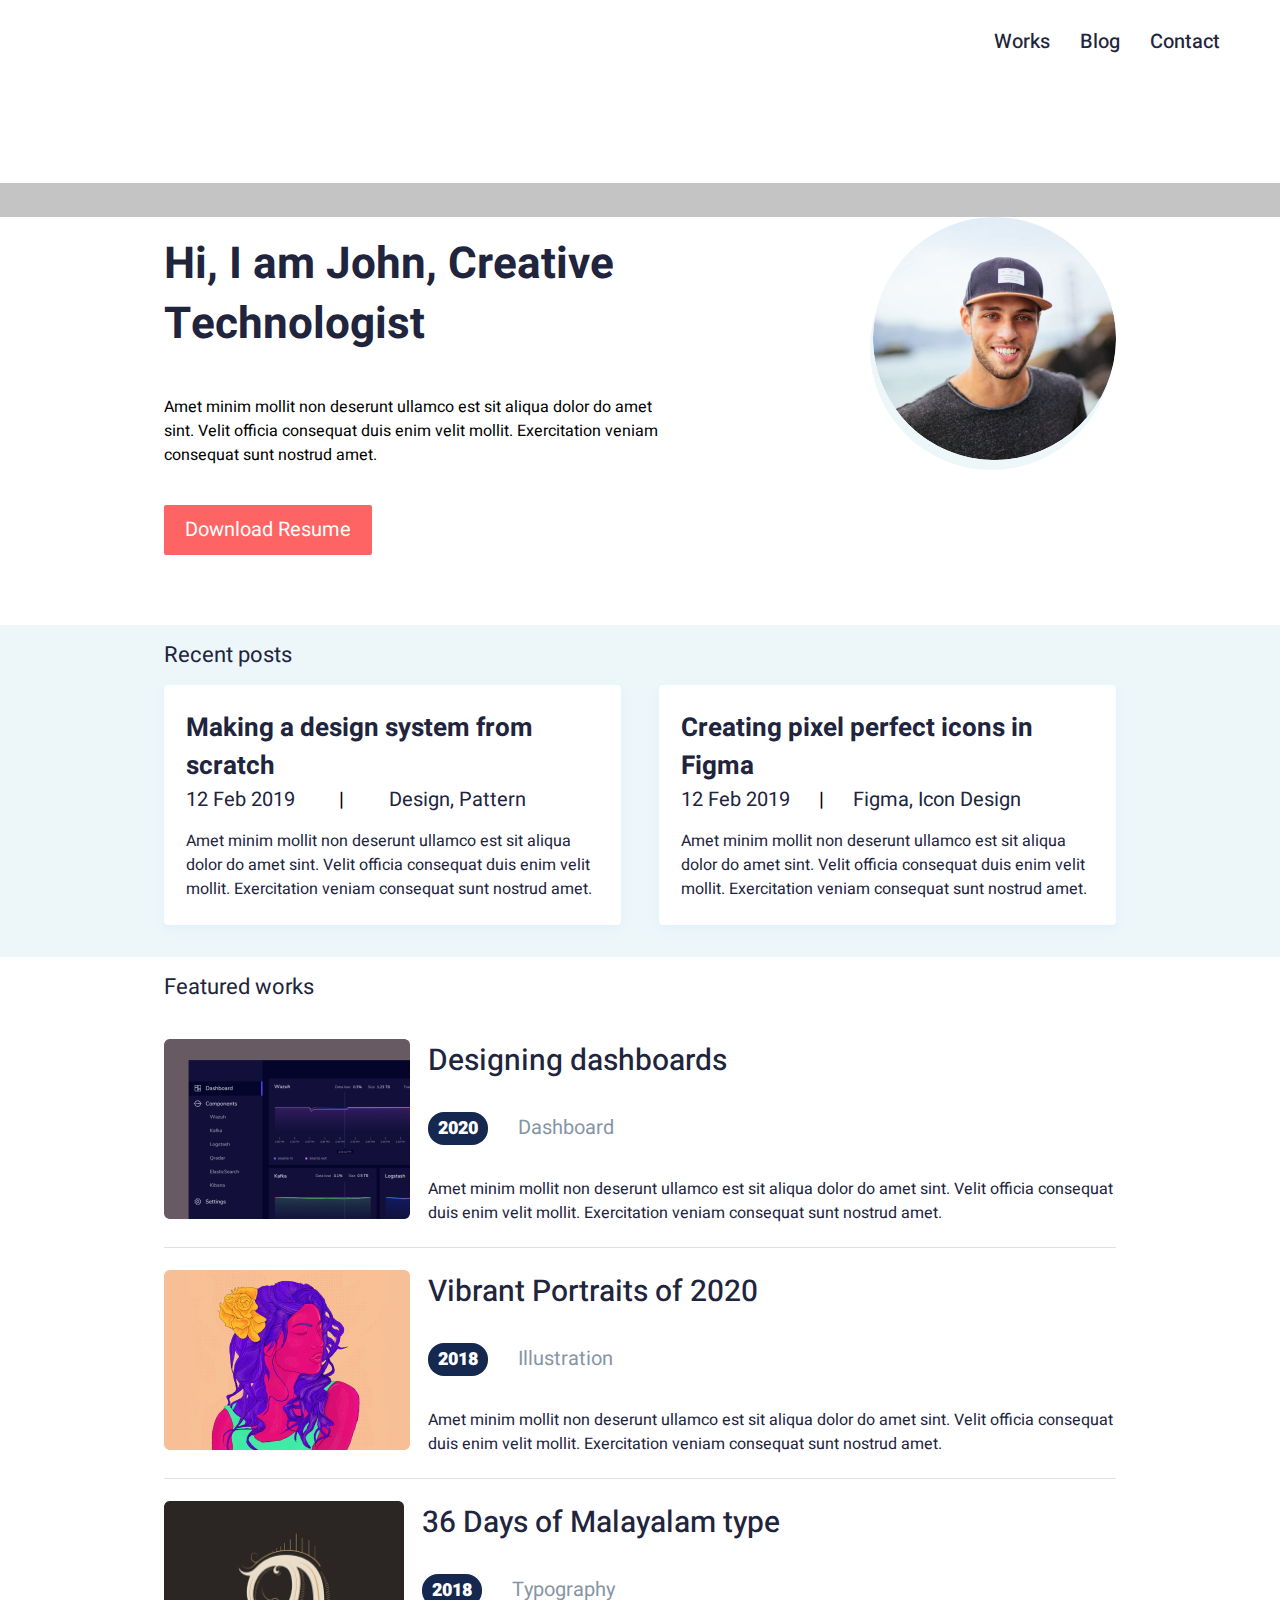
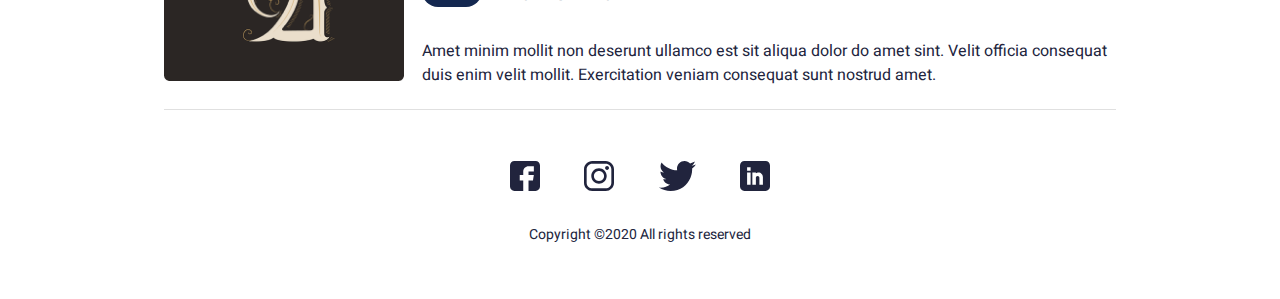
<file: index.html>
<!DOCTYPE html>
<html lang="en">
<head>
    <meta charset="UTF-8">
    <meta http-equiv="X-UA-Compatible" content="IE=edge">
    <meta name="viewport" content="width=device-width, initial-scale=1.0">
    <title>Portfolio</title>
    <link rel="preconnect" href="https://fonts.googleapis.com">
    <link rel="preconnect" href="https://fonts.gstatic.com" crossorigin>
    <link href="https://fonts.googleapis.com/css2?family=Heebo:wght@400;500;700;900&display=swap" rel="stylesheet">
    <link rel="stylesheet" href="style.css">
    </head>
<body>
    <header>
        <nav class="navigation_menu">
            <button class="burger"></button>
            <a class="menu_item" href="featured-works.html">Works</a>
            <a class="menu_item" href="blog.html">Blog</a>
            <a class="menu_item" href="#" id="contact">Contact</a>
        </nav>
    </header>
    <main class="portfolio_main">
        <section class="hero_section container">
            <div class="hero_info">
                <h1 class="page_title hero_title">Hi, I am John, Creative Technologist</h1>
                <p class="hero_text">Amet minim mollit non deserunt ullamco est sit aliqua dolor do amet sint. Velit officia consequat duis enim velit mollit. Exercitation veniam consequat sunt nostrud amet.</p>
                <button class="download">Download Resume</button>
            </div>
            <img src="./assets/avatar.png" alt="personal photo" class="avatar">
        </section>
        <section class="posts_section">
            <div class="container">
                <h3 class="featured_works">Recent posts</h3>
                <div class="posts_block">
                    <div class="post">
                        <h2 class="post_title">Making a design system from scratch</h2>
                        <div class="date_block">
                            <span class="date">12 Feb 2019</span><span class="straight_dash">|</span><span class="date">Design, Pattern</span>
                        </div>
                        <p class="article_text">
                            Amet minim mollit non deserunt ullamco est sit aliqua dolor do amet sint. Velit officia consequat duis enim velit mollit. Exercitation veniam consequat sunt nostrud amet.
                        </p>
                    </div>
                    <div class="post">
                        <h2 class="post_title">Creating pixel perfect icons in Figma</h2>
                        <div class="date_block">
                            <span class="date">12 Feb 2019</span><span class="straight_dash">|</span><span class="date">Figma, Icon Design</span>
                        </div>
                        <p class="article_text">
                            Amet minim mollit non deserunt ullamco est sit aliqua dolor do amet sint. Velit officia consequat duis enim velit mollit. Exercitation veniam consequat sunt nostrud amet.
                        </p>
                    </div>
                </div>
            </div>
        </section>
        <section class="works_section container">
            <h3 class="featured_works">Featured works</h3>
            <article class="work_example">
                <img src="./assets/work1.png" alt="project cover photo" class="project_cover">
                <div class="project_descr">
                    <h2 class="article_title">Designing dashboards</h2>
                    <div class="subtitle">
                        <span class="year">2020</span>
                        <span class="variant">Dashboard</span>
                    </div>
                    <p class="article_text">Amet minim mollit non deserunt ullamco est sit aliqua dolor do amet sint. Velit officia consequat duis enim velit mollit. Exercitation veniam consequat sunt nostrud amet.</p>
                </div>
            </article>
            <article class="work_example">
                <img src="./assets/work2.png" alt="project cover photo" class="project_cover">
                <div class="project_descr">
                    <h2 class="article_title">Vibrant Portraits of 2020</h2>
                    <div class="subtitle">
                        <span class="year">2018</span>
                        <span class="variant">Illustration</span>
                    </div>
                    <p class="article_text">Amet minim mollit non deserunt ullamco est sit aliqua dolor do amet sint. Velit officia consequat duis enim velit mollit. Exercitation veniam consequat sunt nostrud amet.</p>
                </div>
            </article>
            <article class="work_example">
                <img src="./assets/work3.png" alt="project cover photo" class="project_cover">
                <div class="project_descr">
                    <h2 class="article_title">36 Days of Malayalam type</h2>
                    <div class="subtitle">
                        <span class="year">2018</span>
                        <span class="variant">Typography</span>
                    </div>
                    <p class="article_text">Amet minim mollit non deserunt ullamco est sit aliqua dolor do amet sint. Velit officia consequat duis enim velit mollit. Exercitation veniam consequat sunt nostrud amet.</p>
                </div>
            </article>
        </section>
    </main>
    <footer class="footer">
        <div class="footer_content">
            <div class="social_media">
                <a href="https://www.facebook.com/" class="social_links"><img src="./assets/fb-icon.svg" alt="facebook icon"></a>
                <a href="https://www.instagram.com/" class="social_links"><img src="./assets/insta-icon.svg" alt="instagram icon"></a>
                <a href="https://twitter.com/" class="social_links"><img src="./assets/twitter-icon.svg" alt="twitter icon"></a>
                <a href="https://www.linkedin.com/feed/" class="social_links"><img src="./assets/linkedin-icon.svg" alt="linkedin icon"></a>
            </div>
            <div class="copyright">Copyright ©2020 All rights reserved</div>
        </div>
    </footer>
    <form class="modal_bg" id="modal">
        <div class="modal_window">
            <button class="close">x</button>
            <label for="input">Send me a note:</label>
            <input id="name" type="text" placeholder="Your name">
            <input type="email" id="email" placeholder="Your email">
            <button id="submit" class="button" type="submit">submit</button>
        </div>
    </form>
    <script src="./script.js"></script>
</body>
</html>
</file>
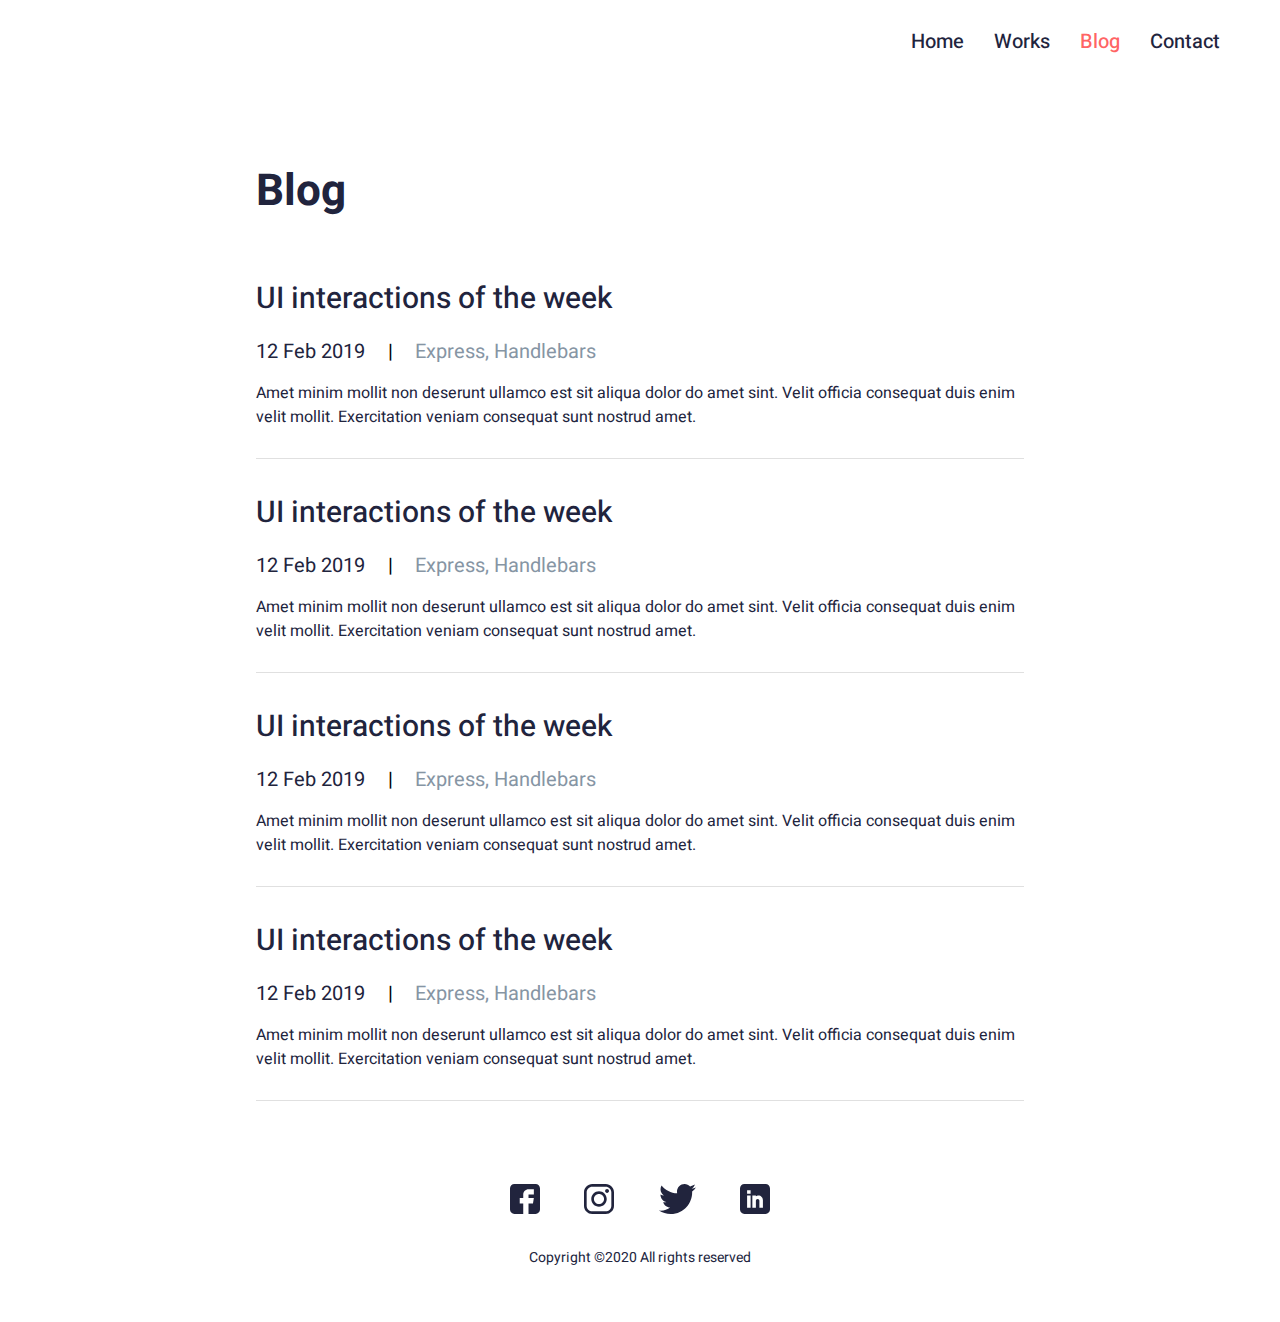
<file: blog.html>
<!DOCTYPE html>
<html lang="en">
<head>
    <meta charset="UTF-8">
    <meta http-equiv="X-UA-Compatible" content="IE=edge">
    <meta name="viewport" content="width=device-width, initial-scale=1.0">
    <title>Blog</title>
    <link rel="preconnect" href="https://fonts.googleapis.com">
    <link rel="preconnect" href="https://fonts.gstatic.com" crossorigin>
    <link href="https://fonts.googleapis.com/css2?family=Heebo:wght@400;500;700;900&display=swap" rel="stylesheet">
    <link rel="stylesheet" href="style.css">
</head>
<body>
    <header>
        <nav class="navigation_menu">
            <button class="burger"></button>
            <a class="menu_item" href="index.html">Home</a>
            <a class="menu_item" href="featured-works.html">Works</a>
            <a class="menu_item active" href="blog.html">Blog</a>
            <a class="menu_item" href="#" id="contact">Contact</a>
        </nav>
    </header>
    <main class="blog_main">
        <h1 class="page_title blog_title">Blog</h1>
        <article class="blog_article">
            <h2 class="article_title">UI interactions of the week</h2>
            <div class="date_block">
                <span class="date">12 Feb 2019</span><span class="straight_dash">|</span><span class="location">Express, Handlebars</span>
            </div>
            <p class="article_text">
                Amet minim mollit non deserunt ullamco est sit aliqua dolor do amet sint. Velit officia consequat duis enim velit mollit. Exercitation veniam consequat sunt nostrud amet.
            </p>
        </article>
        <article class="blog_article">
            <h2 class="article_title">UI interactions of the week</h2>
            <div class="date_block">
                <span class="date">12 Feb 2019</span><span class="straight_dash">|</span><span class="location">Express, Handlebars</span>
            </div>
            <p class="article_text">
                Amet minim mollit non deserunt ullamco est sit aliqua dolor do amet sint. Velit officia consequat duis enim velit mollit. Exercitation veniam consequat sunt nostrud amet.
            </p>
        </article>
        <article class="blog_article">
            <h2 class="article_title">UI interactions of the week</h2>
            <div class="date_block">
                <span class="date">12 Feb 2019</span><span class="straight_dash">|</span><span class="location">Express, Handlebars</span>
            </div>
            <p class="article_text">
                Amet minim mollit non deserunt ullamco est sit aliqua dolor do amet sint. Velit officia consequat duis enim velit mollit. Exercitation veniam consequat sunt nostrud amet.
            </p>
        </article>
        <article class="blog_article">
            <h2 class="article_title">UI interactions of the week</h2>
            <div class="date_block">
                <span class="date">12 Feb 2019</span><span class="straight_dash">|</span><span class="location">Express, Handlebars</span>
            </div>
            <p class="article_text">
                Amet minim mollit non deserunt ullamco est sit aliqua dolor do amet sint. Velit officia consequat duis enim velit mollit. Exercitation veniam consequat sunt nostrud amet.
            </p>
        </article>
    </main>
    <footer class="footer">
        <div class="footer_content">
            <div class="social_media">
                <a href="https://www.facebook.com/" class="social_links"><img src="./assets/fb-icon.svg" alt="facebook icon"></a>
                <a href="https://www.instagram.com/" class="social_links"><img src="./assets/insta-icon.svg" alt="instagram icon"></a>
                <a href="https://twitter.com/" class="social_links"><img src="./assets/twitter-icon.svg" alt="twitter icon"></a>
                <a href="https://www.linkedin.com/feed/" class="social_links"><img src="./assets/linkedin-icon.svg" alt="linkedin icon"></a>
            </div>
            <div class="copyright">Copyright ©2020 All rights reserved</div>
        </div>
    </footer>
</body>
</html>
</file>
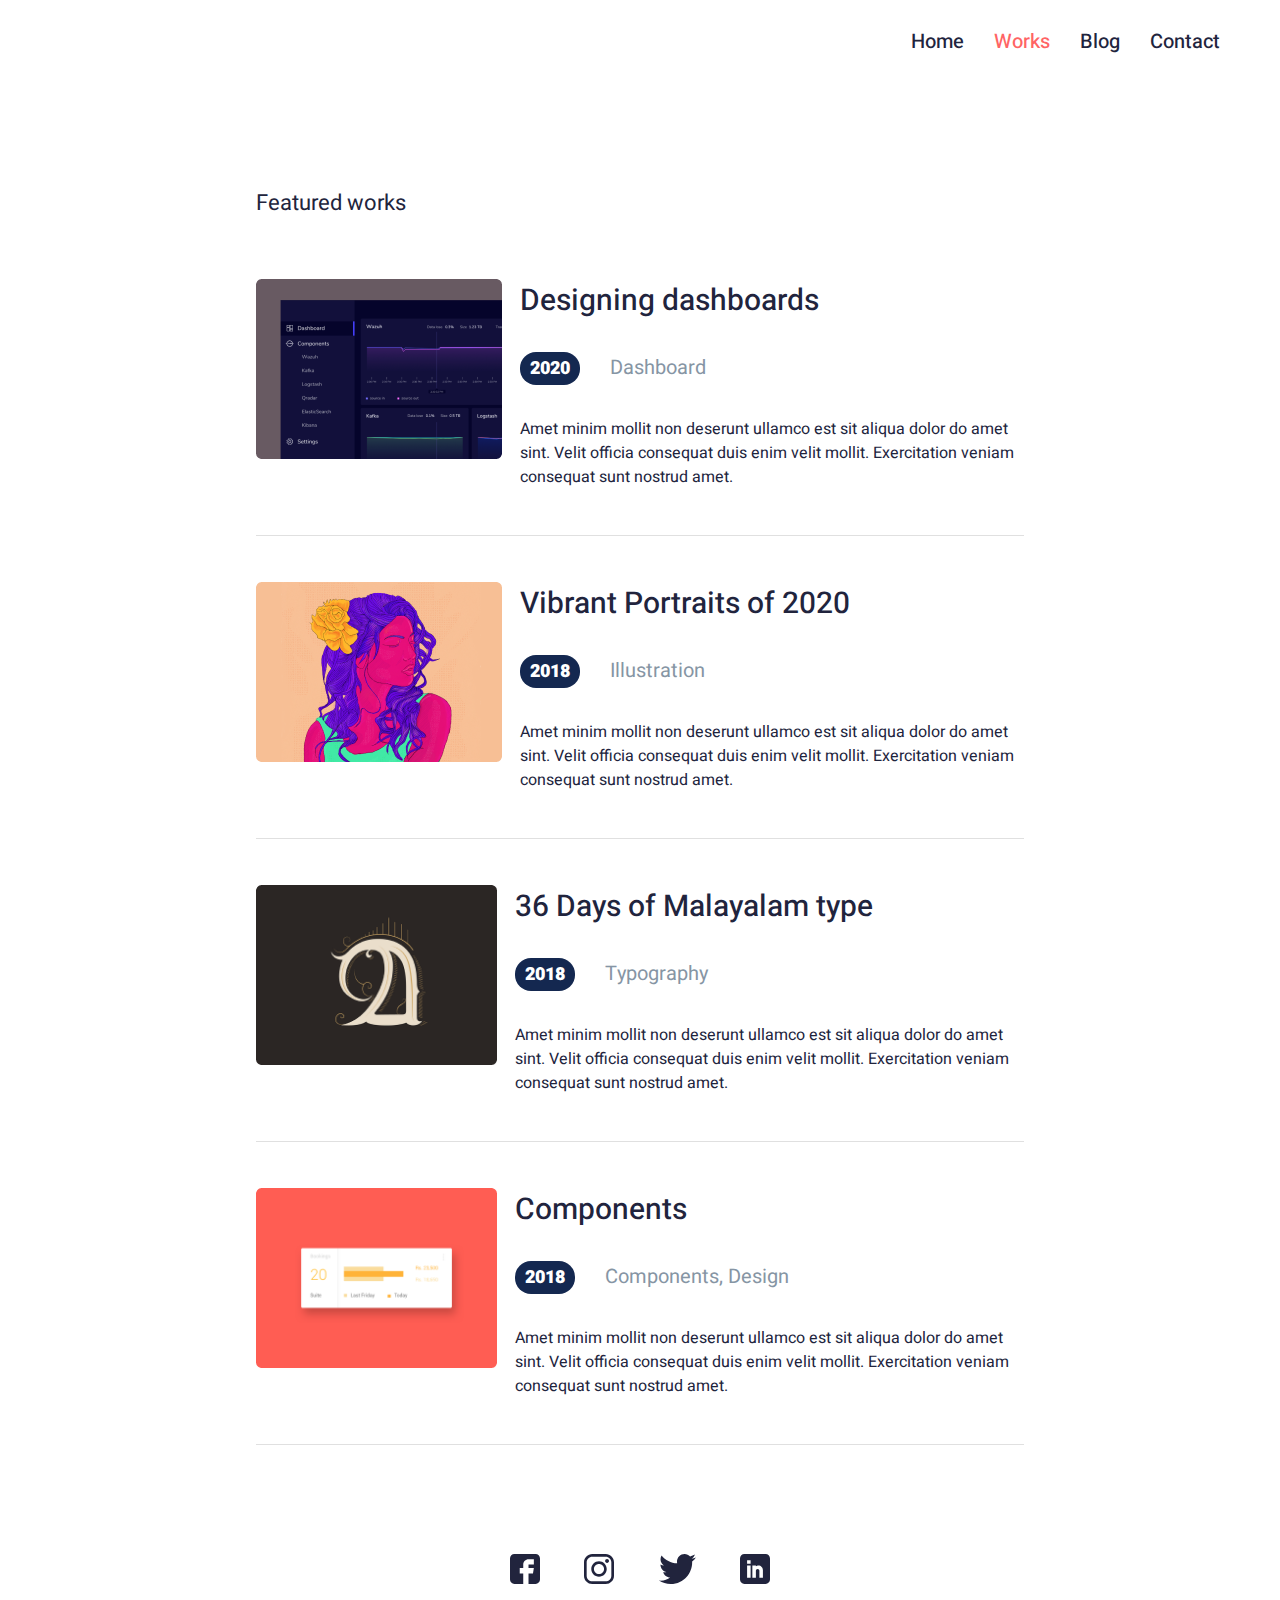
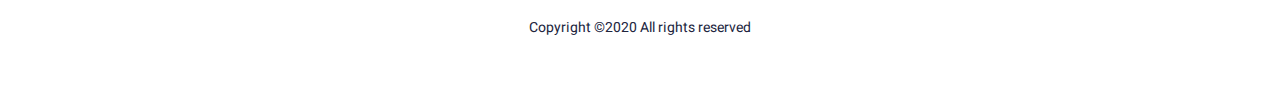
<file: featured-works.html>
<!DOCTYPE html>
<html lang="en">
<head>
    <meta charset="UTF-8">
    <meta http-equiv="X-UA-Compatible" content="IE=edge">
    <meta name="viewport" content="width=device-width, initial-scale=1.0">
    <title>Featured works</title>
    <link rel="preconnect" href="https://fonts.googleapis.com">
    <link rel="preconnect" href="https://fonts.gstatic.com" crossorigin>
    <link href="https://fonts.googleapis.com/css2?family=Heebo:wght@400;500;700;900&display=swap" rel="stylesheet">
    <link rel="stylesheet" href="style.css">
</head>
<body>
    <header>
        <nav class="navigation_menu">
            <button class="burger"></button>
            <a class="menu_item" href="index.html">Home</a>
            <a class="menu_item active" href="featured-works.html">Works</a>
            <a class="menu_item" href="blog.html">Blog</a>
            <a class="menu_item" href="#" id="contact">Contact</a>
        </nav>
    </header>
    <main class="blog_main works_main">
        <h3 class="featured_works">Featured works</h3>
            <article class="work_example w_e">
                <img src="./assets/work1.png" alt="project cover photo" class="project_cover">
                <div class="project_descr">
                    <a class="work_link" href="./works-pages/article-page1.html"><h2 class="article_title">Designing dashboards</h2></a>
                    <div class="subtitle">
                        <span class="year">2020</span>
                        <span class="variant">Dashboard</span>
                    </div>
                    <p class="article_text">Amet minim mollit non deserunt ullamco est sit aliqua dolor do amet sint. Velit officia consequat duis enim velit mollit. Exercitation veniam consequat sunt nostrud amet.</p>
                </div>
            </article>
            <article class="work_example w_e">
                <img src="./assets/work2.png" alt="project cover photo" class="project_cover">
                <div class="project_descr">
                    <a href="./works-pages/article-page2.html" class="work_link"><h2 class="article_title">Vibrant Portraits of 2020</h2></a>
                    <div class="subtitle">
                        <span class="year">2018</span>
                        <span class="variant">Illustration</span>
                    </div>
                    <p class="article_text">Amet minim mollit non deserunt ullamco est sit aliqua dolor do amet sint. Velit officia consequat duis enim velit mollit. Exercitation veniam consequat sunt nostrud amet.</p>
                </div>
            </article>
            <article class="work_example w_e">
                <img src="./assets/work3.png" alt="project cover photo" class="project_cover">
                <div class="project_descr">
                    <a href="./works-pages/article-page3.html" class="work_link"><h2 class="article_title">36 Days of Malayalam type</h2></a>
                    <div class="subtitle">
                        <span class="year">2018</span>
                        <span class="variant">Typography</span>
                    </div>
                    <p class="article_text">Amet minim mollit non deserunt ullamco est sit aliqua dolor do amet sint. Velit officia consequat duis enim velit mollit. Exercitation veniam consequat sunt nostrud amet.</p>
                </div>
            </article>
            <article class="work_example w_e">
                <img src="./assets/work4.png" alt="project cover photo" class="project_cover">
                <div class="project_descr">
                    <a href="./works-pages/article-page4.html" class="work_link"><h2 class="article_title">Components</h2></a>
                    <div class="subtitle">
                        <span class="year">2018</span>
                        <span class="variant">Components, Design</span>
                    </div>
                    <p class="article_text">Amet minim mollit non deserunt ullamco est sit aliqua dolor do amet sint. Velit officia consequat duis enim velit mollit. Exercitation veniam consequat sunt nostrud amet.</p>
                </div>
            </article>
    </main>
    <footer class="footer">
        <div class="footer_content">
            <div class="social_media">
                <a href="https://www.facebook.com/" class="social_links"><img src="./assets/fb-icon.svg" alt="facebook icon"></a>
                <a href="https://www.instagram.com/" class="social_links"><img src="./assets/insta-icon.svg" alt="instagram icon"></a>
                <a href="https://twitter.com/" class="social_links"><img src="./assets/twitter-icon.svg" alt="twitter icon"></a>
                <a href="https://www.linkedin.com/feed/" class="social_links"><img src="./assets/linkedin-icon.svg" alt="linkedin icon"></a>
            </div>
            <div class="copyright">Copyright ©2020 All rights reserved</div>
        </div>
    </footer>
</body>
</html>
</file>
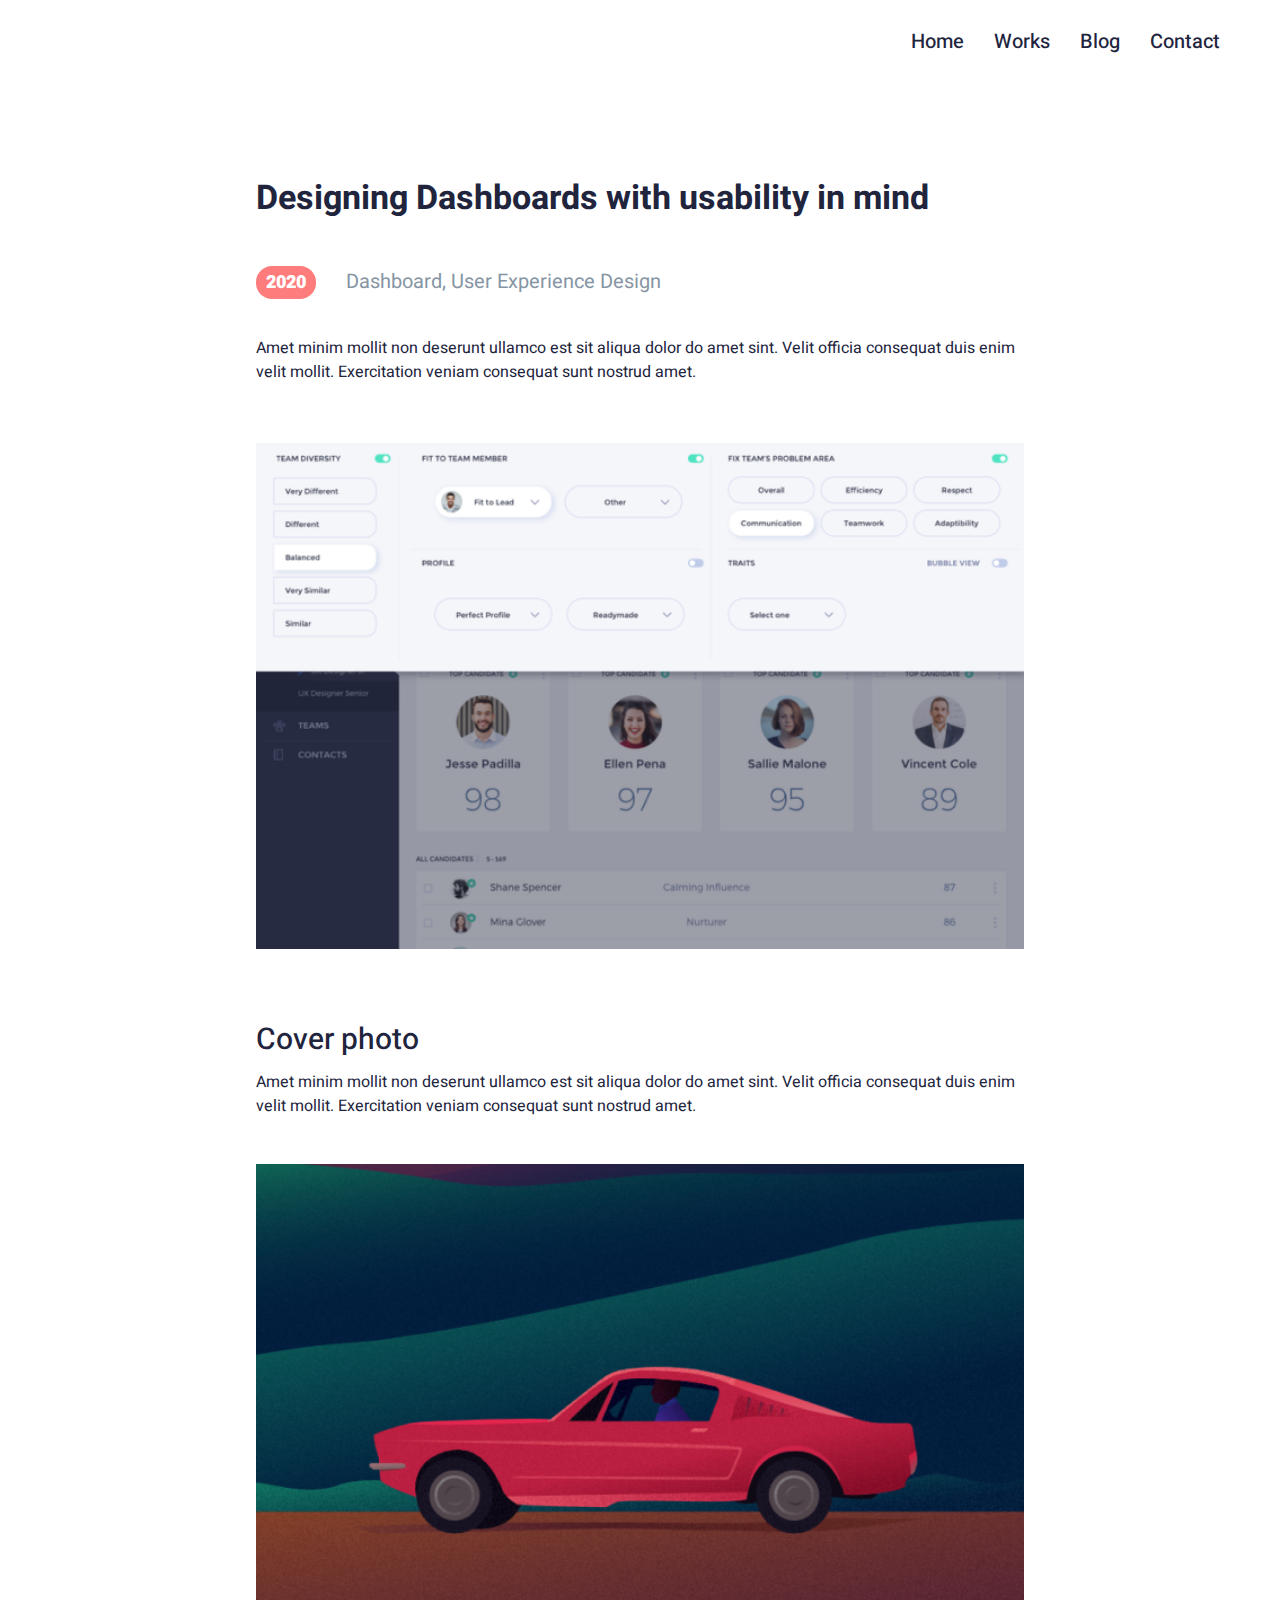
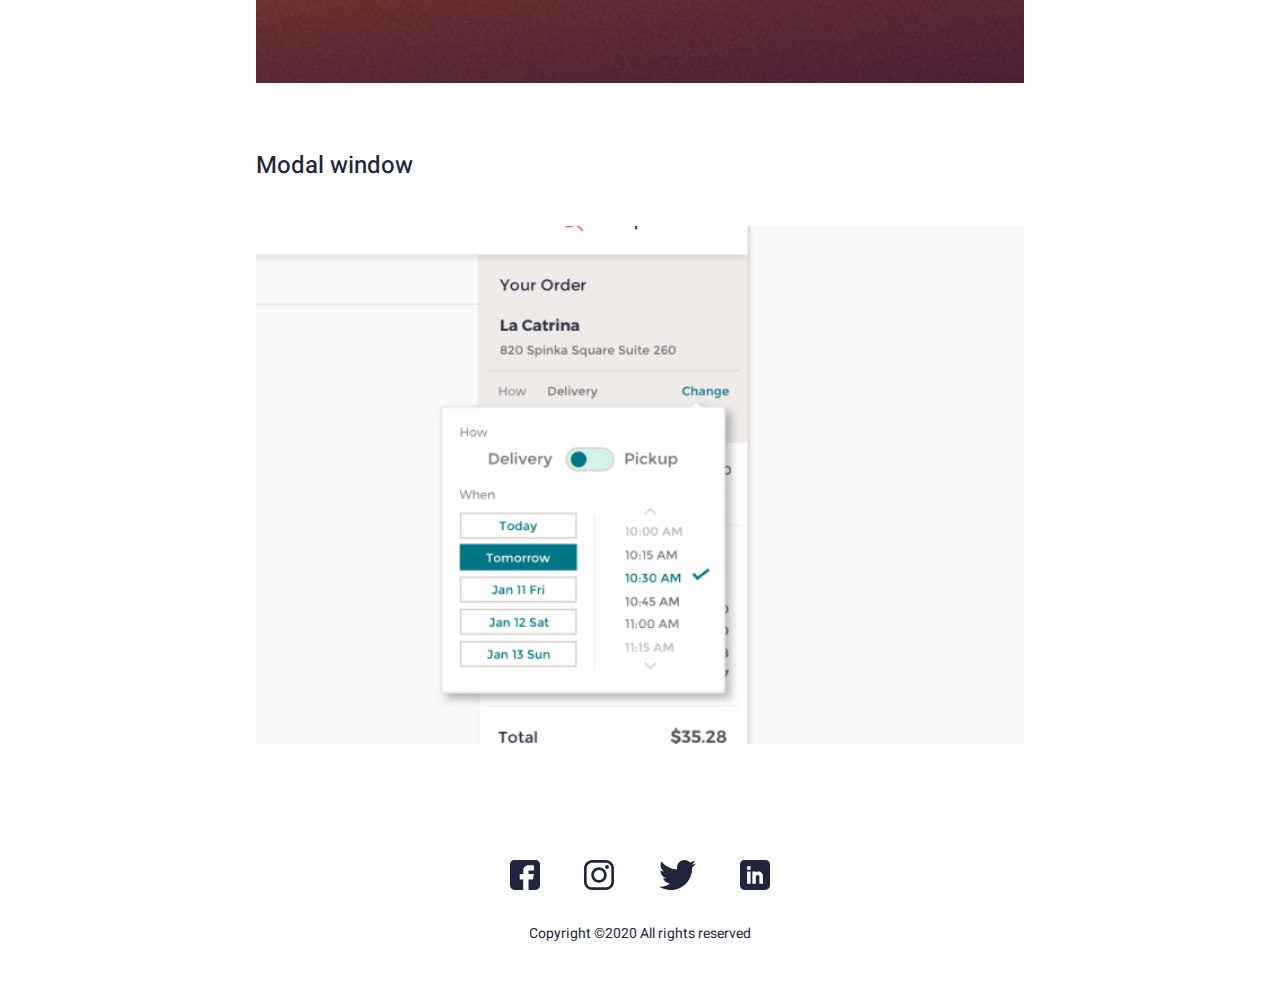
<file: works-pages/article-page1.html>
<!DOCTYPE html>
<html lang="en">
<head>
    <meta charset="UTF-8">
    <meta http-equiv="X-UA-Compatible" content="IE=edge">
    <meta name="viewport" content="width=device-width, initial-scale=1.0">
    <title>Article</title>
    <link rel="preconnect" href="https://fonts.googleapis.com">
    <link rel="preconnect" href="https://fonts.gstatic.com" crossorigin>
    <link href="https://fonts.googleapis.com/css2?family=Heebo:wght@400;500;700;900&display=swap" rel="stylesheet">
    <link rel="stylesheet" href="../style.css">
</head>
<body>
    <header>
        <nav class="navigation_menu">
            <button class="burger"></button>
            <a class="menu_item" href="../index.html">Home</a>
            <a class="menu_item" href="../featured-works.html">Works</a>
            <a class="menu_item" href="../blog.html">Blog</a>
            <a class="menu_item" href="#" id="contact">Contact</a>
        </nav>
    </header>
    <main class="blog_main works_main">
        <h1 class="article_page_title">Designing Dashboards with usability in mind</h1>
        <div class="project_descr">
            <div class="subtitle mb23">
                <span class="year red">2020</span>
                <span class="variant">Dashboard, User Experience Design</span>
            </div>
            <p class="article_text works_article">Amet minim mollit non deserunt ullamco est sit aliqua dolor do amet sint. Velit officia consequat duis enim velit mollit. Exercitation veniam consequat sunt nostrud amet.</p>
        </div>
        <img src="../assets/work1_photo1.png" alt="project photo" class="project_photo">
        <h2 class="project_cover_title">Cover photo</h2>
        <p class="article_text works_article">Amet minim mollit non deserunt ullamco est sit aliqua dolor do amet sint. Velit officia consequat duis enim velit mollit. Exercitation veniam consequat sunt nostrud amet.</p>
        <img src="../assets/work1_photo2.png" alt="project photo" class="project_photo">
        <h3 class="modal">Modal window</h3>
        <img src="../assets/work1_photo3.png" alt="project photo" class="project_photo">
        </article>
    </main>
    <footer class="footer">
        <div class="footer_content">
            <div class="social_media">
                <a href="https://www.facebook.com/" class="social_links"><img src="../assets/fb-icon.svg" alt="facebook icon"></a>
                <a href="https://www.instagram.com/" class="social_links"><img src="../assets/insta-icon.svg" alt="instagram icon"></a>
                <a href="https://twitter.com/" class="social_links"><img src="../assets/twitter-icon.svg" alt="twitter icon"></a>
                <a href="https://www.linkedin.com/feed/" class="social_links"><img src="../assets/linkedin-icon.svg" alt="linkedin icon"></a>
            </div>
            <div class="copyright">Copyright ©2020 All rights reserved</div>
        </div>
    </footer>
</body>
</html>
</file>
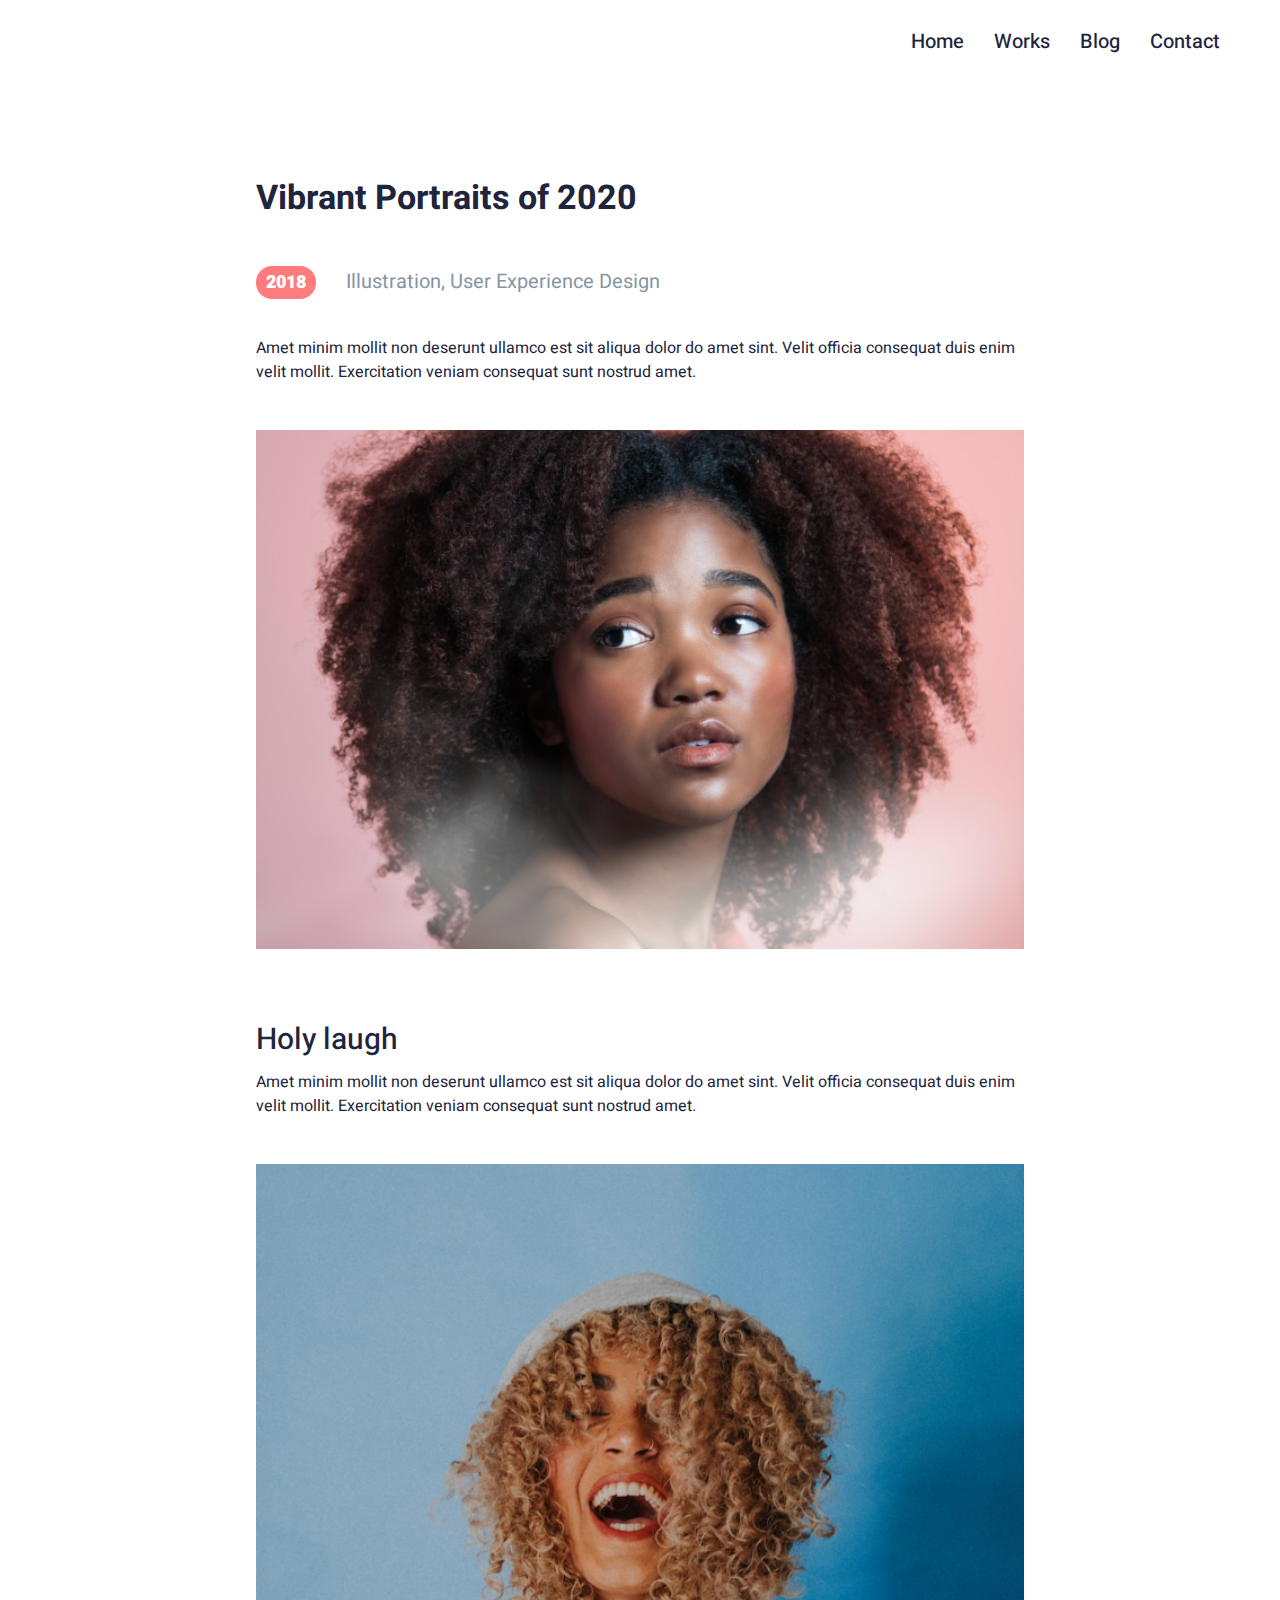
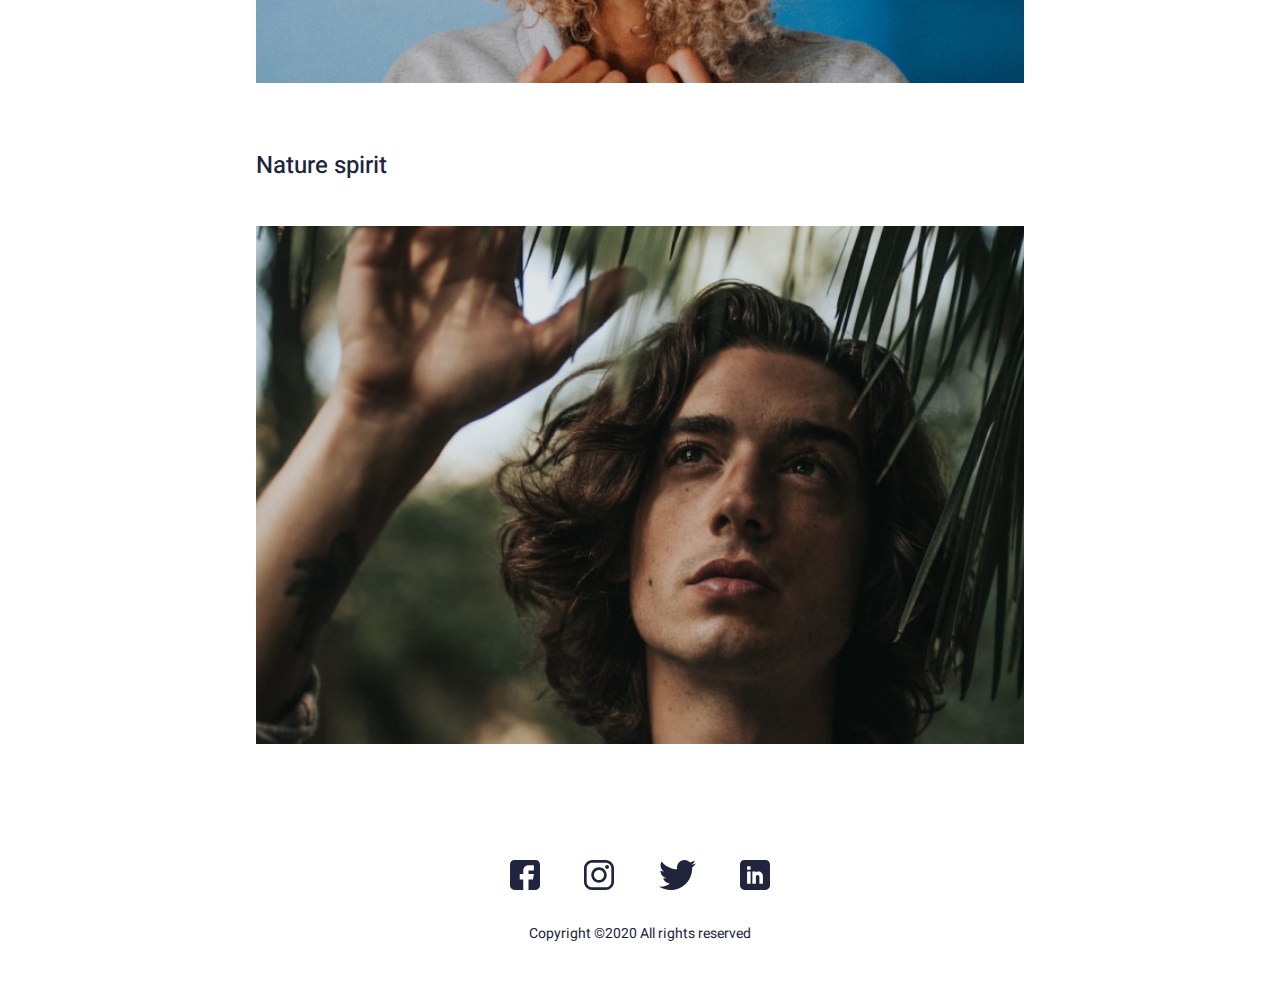
<file: works-pages/article-page2.html>
<!DOCTYPE html>
<html lang="en">
<head>
    <meta charset="UTF-8">
    <meta http-equiv="X-UA-Compatible" content="IE=edge">
    <meta name="viewport" content="width=device-width, initial-scale=1.0">
    <title>Article</title>
    <link rel="preconnect" href="https://fonts.googleapis.com">
    <link rel="preconnect" href="https://fonts.gstatic.com" crossorigin>
    <link href="https://fonts.googleapis.com/css2?family=Heebo:wght@400;500;700;900&display=swap" rel="stylesheet">
    <link rel="stylesheet" href="../style.css">
</head>
<body>
    <header>
        <nav class="navigation_menu">
            <button class="burger"></button>
            <a class="menu_item" href="../index.html">Home</a>
            <a class="menu_item" href="../featured-works.html">Works</a>
            <a class="menu_item" href="../blog.html">Blog</a>
            <a class="menu_item" href="#" id="contact">Contact</a>
        </nav>
    </header>
    <main class="blog_main works_main">
        <h1 class="article_page_title">Vibrant Portraits of 2020</h1>
        <div class="project_descr">
            <div class="subtitle mb23">
                <span class="year red">2018</span>
                <span class="variant">Illustration, User Experience Design</span>
            </div>
            <p class="article_text works_article">Amet minim mollit non deserunt ullamco est sit aliqua dolor do amet sint. Velit officia consequat duis enim velit mollit. Exercitation veniam consequat sunt nostrud amet.</p>
        </div>
        <img src="../assets/work2_photo1.png" alt="project photo" class="project_photo">
        <h2 class="project_cover_title">Holy laugh</h2>
        <p class="article_text works_article">Amet minim mollit non deserunt ullamco est sit aliqua dolor do amet sint. Velit officia consequat duis enim velit mollit. Exercitation veniam consequat sunt nostrud amet.</p>
        <img src="../assets/work2_photo2.png" alt="project photo" class="project_photo">
        <h3 class="modal">Nature spirit</h3>
        <img src="../assets/work2_photo3.png" alt="project photo" class="project_photo">
        </article>
    </main>
    <footer class="footer">
        <div class="footer_content">
            <div class="social_media">
                <a href="https://www.facebook.com/" class="social_links"><img src="../assets/fb-icon.svg" alt="facebook icon"></a>
                <a href="https://www.instagram.com/" class="social_links"><img src="../assets/insta-icon.svg" alt="instagram icon"></a>
                <a href="https://twitter.com/" class="social_links"><img src="../assets/twitter-icon.svg" alt="twitter icon"></a>
                <a href="https://www.linkedin.com/feed/" class="social_links"><img src="../assets/linkedin-icon.svg" alt="linkedin icon"></a>
            </div>
            <div class="copyright">Copyright ©2020 All rights reserved</div>
        </div>
    </footer>
</body>
</html>
</file>
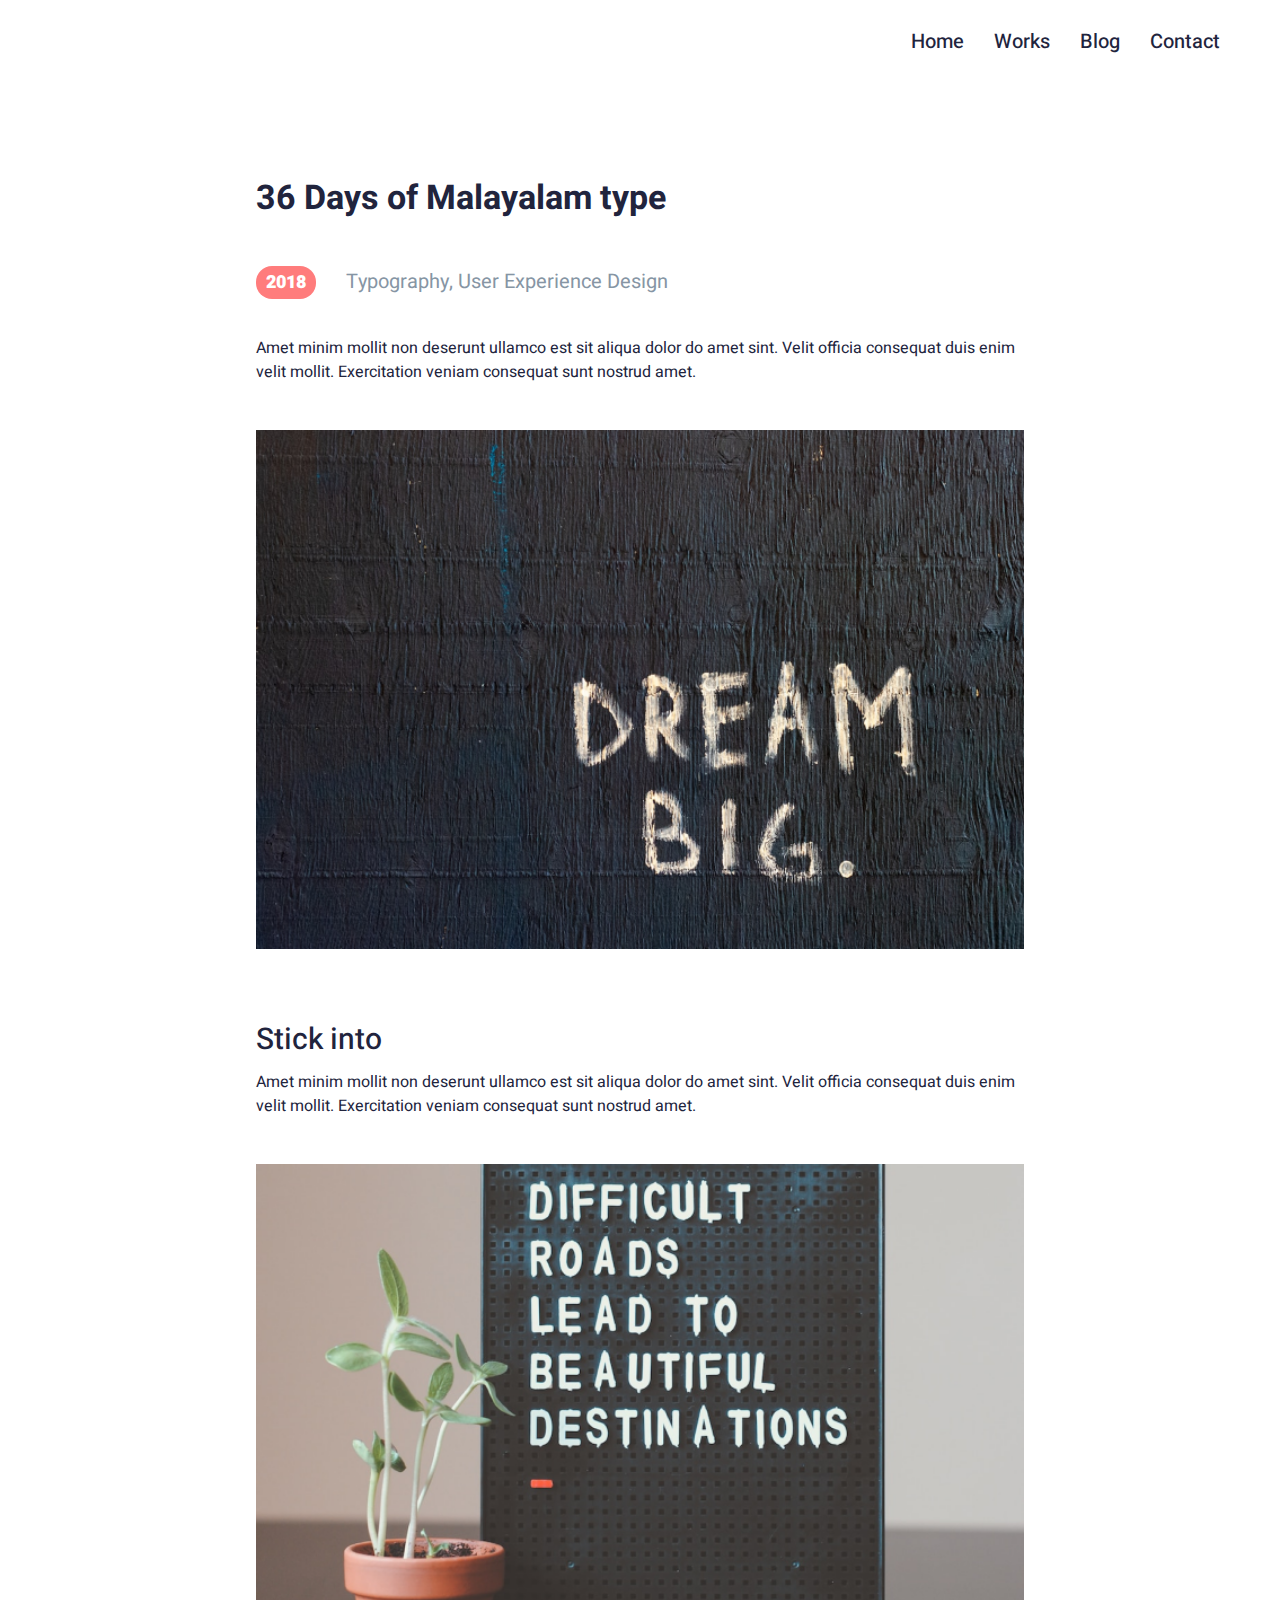
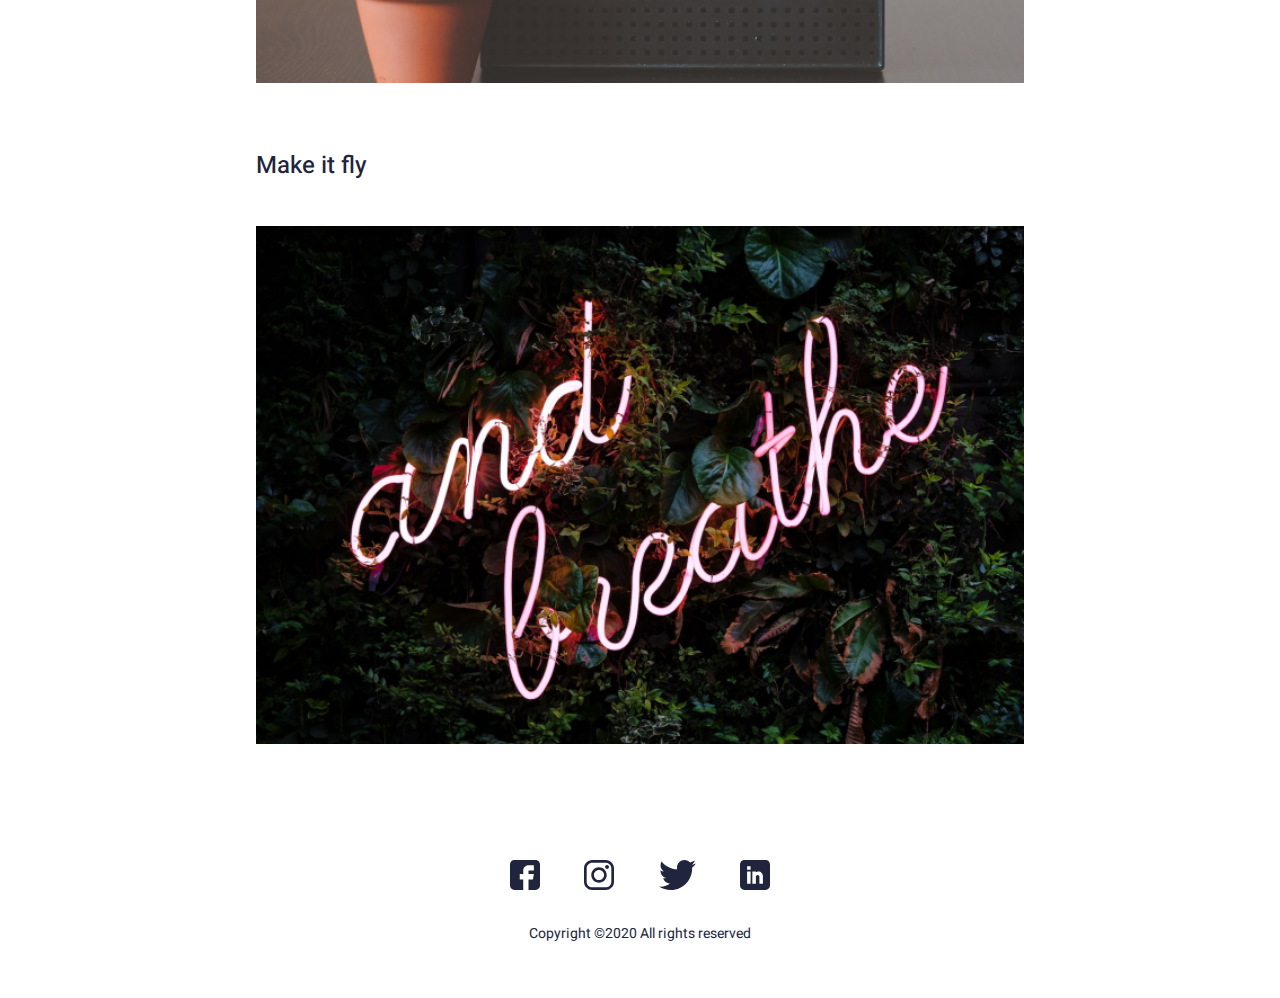
<file: works-pages/article-page3.html>
<!DOCTYPE html>
<html lang="en">
<head>
    <meta charset="UTF-8">
    <meta http-equiv="X-UA-Compatible" content="IE=edge">
    <meta name="viewport" content="width=device-width, initial-scale=1.0">
    <title>Article</title>
    <link rel="preconnect" href="https://fonts.googleapis.com">
    <link rel="preconnect" href="https://fonts.gstatic.com" crossorigin>
    <link href="https://fonts.googleapis.com/css2?family=Heebo:wght@400;500;700;900&display=swap" rel="stylesheet">
    <link rel="stylesheet" href="../style.css">
</head>
<body>
    <header>
        <nav class="navigation_menu">
            <button class="burger"></button>
            <a class="menu_item" href="../index.html">Home</a>
            <a class="menu_item" href="../featured-works.html">Works</a>
            <a class="menu_item" href="../blog.html">Blog</a>
            <a class="menu_item" href="#" id="contact">Contact</a>
        </nav>
    </header>
    <main class="blog_main works_main">
        <h1 class="article_page_title">36 Days of Malayalam type</h1>
        <div class="project_descr">
            <div class="subtitle mb23">
                <span class="year red">2018</span>
                <span class="variant">Typography, User Experience Design</span>
            </div>
            <p class="article_text works_article">Amet minim mollit non deserunt ullamco est sit aliqua dolor do amet sint. Velit officia consequat duis enim velit mollit. Exercitation veniam consequat sunt nostrud amet.</p>
        </div>
        <img src="../assets/work3_photo1.png" alt="project photo" class="project_photo">
        <h2 class="project_cover_title">Stick into</h2>
        <p class="article_text works_article">Amet minim mollit non deserunt ullamco est sit aliqua dolor do amet sint. Velit officia consequat duis enim velit mollit. Exercitation veniam consequat sunt nostrud amet.</p>
        <img src="../assets/work3_photo2.png" alt="project photo" class="project_photo">
        <h3 class="modal">Make it fly</h3>
        <img src="../assets/work3_photo3.png" alt="project photo" class="project_photo">
        </article>
    </main>
    <footer class="footer">
        <div class="footer_content">
            <div class="social_media">
                <a href="https://www.facebook.com/" class="social_links"><img src="../assets/fb-icon.svg" alt="facebook icon"></a>
                <a href="https://www.instagram.com/" class="social_links"><img src="../assets/insta-icon.svg" alt="instagram icon"></a>
                <a href="https://twitter.com/" class="social_links"><img src="../assets/twitter-icon.svg" alt="twitter icon"></a>
                <a href="https://www.linkedin.com/feed/" class="social_links"><img src="../assets/linkedin-icon.svg" alt="linkedin icon"></a>
            </div>
            <div class="copyright">Copyright ©2020 All rights reserved</div>
        </div>
    </footer>
</body>
</html>
</file>
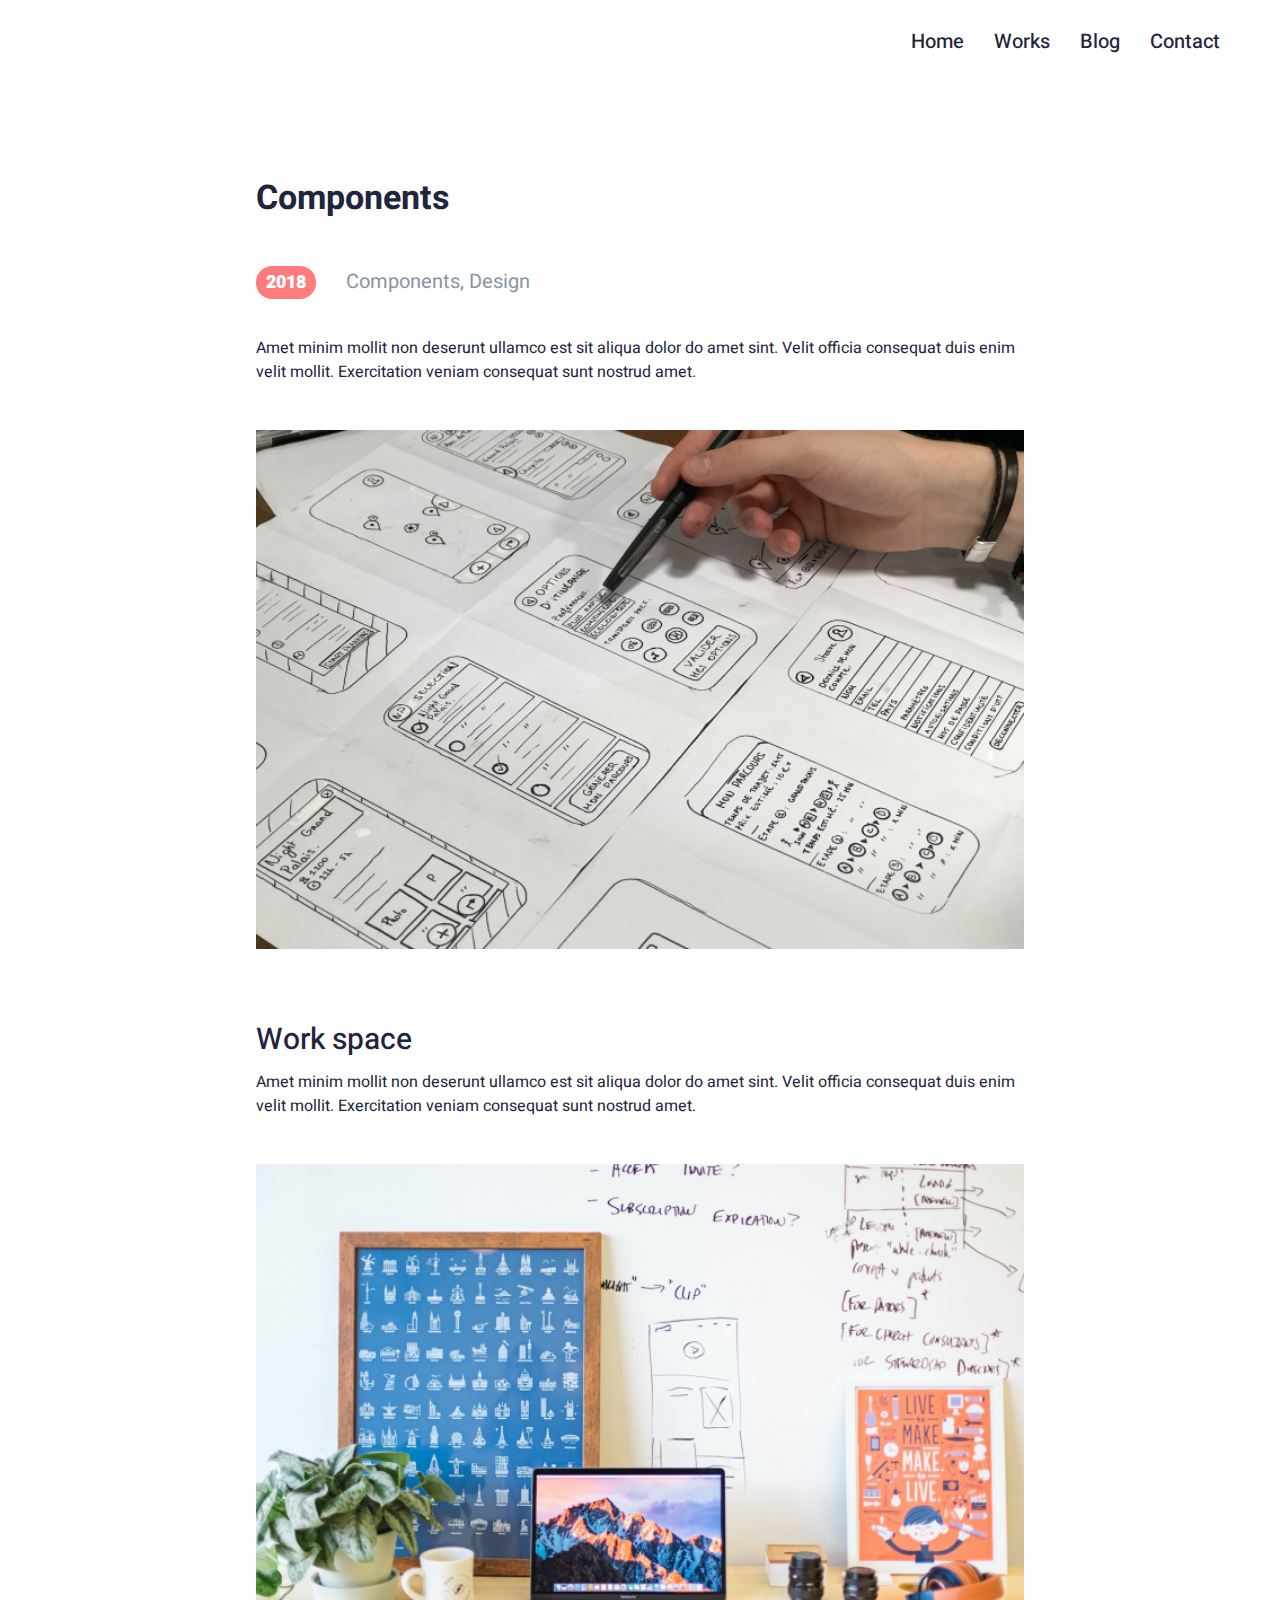
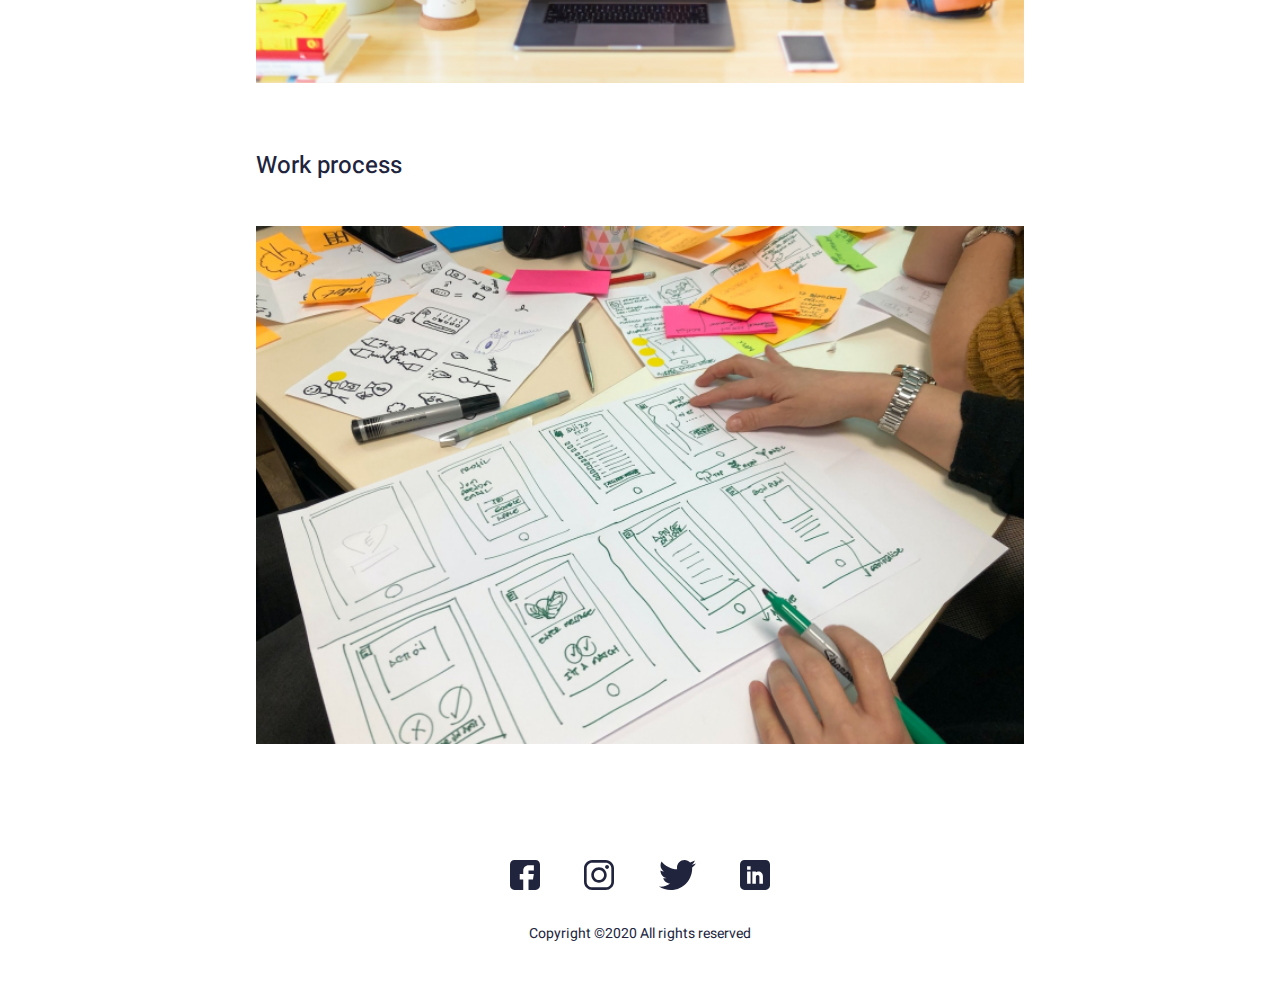
<file: works-pages/article-page4.html>
<!DOCTYPE html>
<html lang="en">
<head>
    <meta charset="UTF-8">
    <meta http-equiv="X-UA-Compatible" content="IE=edge">
    <meta name="viewport" content="width=device-width, initial-scale=1.0">
    <title>Article</title>
    <link rel="preconnect" href="https://fonts.googleapis.com">
    <link rel="preconnect" href="https://fonts.gstatic.com" crossorigin>
    <link href="https://fonts.googleapis.com/css2?family=Heebo:wght@400;500;700;900&display=swap" rel="stylesheet">
    <link rel="stylesheet" href="../style.css">
</head>
<body>
    <header>
        <nav class="navigation_menu">
            <button class="burger"></button>
            <a class="menu_item" href="../index.html">Home</a>
            <a class="menu_item" href="../featured-works.html">Works</a>
            <a class="menu_item" href="../blog.html">Blog</a>
            <a class="menu_item" href="#" id="contact">Contact</a>
        </nav>
    </header>
    <main class="blog_main works_main">
        <h1 class="article_page_title">Components</h1>
        <div class="project_descr">
            <div class="subtitle mb23">
                <span class="year red">2018</span>
                <span class="variant">Components, Design</span>
            </div>
            <p class="article_text works_article">Amet minim mollit non deserunt ullamco est sit aliqua dolor do amet sint. Velit officia consequat duis enim velit mollit. Exercitation veniam consequat sunt nostrud amet.</p>
        </div>
        <img src="../assets/work4_photo1.png" alt="project photo" class="project_photo">
        <h2 class="project_cover_title">Work space</h2>
        <p class="article_text works_article">Amet minim mollit non deserunt ullamco est sit aliqua dolor do amet sint. Velit officia consequat duis enim velit mollit. Exercitation veniam consequat sunt nostrud amet.</p>
        <img src="../assets/work4_photo2.png" alt="project photo" class="project_photo">
        <h3 class="modal">Work process</h3>
        <img src="../assets/work4_photo3.png" alt="project photo" class="project_photo">
        </article>
    </main>
    <footer class="footer">
        <div class="footer_content">
            <div class="social_media">
                <a href="https://www.facebook.com/" class="social_links"><img src="../assets/fb-icon.svg" alt="facebook icon"></a>
                <a href="https://www.instagram.com/" class="social_links"><img src="../assets/insta-icon.svg" alt="instagram icon"></a>
                <a href="https://twitter.com/" class="social_links"><img src="../assets/twitter-icon.svg" alt="twitter icon"></a>
                <a href="https://www.linkedin.com/feed/" class="social_links"><img src="../assets/linkedin-icon.svg" alt="linkedin icon"></a>
            </div>
            <div class="copyright">Copyright ©2020 All rights reserved</div>
        </div>
    </footer>
</body>
</html>
</file>
<file: style.css>
*{
    box-sizing: border-box;
    font-family: 'Heebo';
    margin: 0;
    padding: 0;
}
body {
    position: relative;
}

/*Header*/
.navigation_menu {
    padding: 27px 60px;
    display: flex;
    justify-content: flex-end;
}
.menu_item {
    font-weight: 500;
    font-size: 20px;
    line-height: 29px;
    color: #21243D;
    text-decoration: none;
    margin-left: 30px;
    display: inline-block;
}
.menu_item.active {
    color: #FF6464;
}
/* Main */
.page_title {
    font-weight: 700;
    font-size: 44px;
    line-height: 60px;
    color: #21243D;
}
/* portfolio */
.portfolio_main {
    margin-top: 100px;
}
.container {
    padding: 0 12.8%;
}
.hero_section {
    border-top: 34px solid #C4C4C4;
    display: flex;
    justify-content: space-between;
}
.hero_info {
    max-width: 498px;
}
.hero_title {
    margin: 18px 0 40px;
}
.hero_text {
    font-weight: 400;
    font-size: 16px;
    line-height: 24px;
    margin-bottom: 38px;
}
.avatar {
    display: inline-block;
    height: 243px;
    width: 243px;
    border-radius: 50%;
    box-shadow: -3px 10px 0 #EDF7FA;
}
.download {
    background-color: #FF6464;
    border: none;
    outline-color: #FF6464;
    color: #FFFFFF;
    line-height: 0.7;
    font-size: 20px;
    padding: 18px 20px;
    border-radius: 2px;
    width: 208px;
    margin-bottom: 70px;
    cursor: pointer;
}
.posts_section {
    background-color: #EDF7FA;
}
.posts_block {
    display: flex;
    justify-content: space-between;
    padding-bottom: 32px;
}
.post {
    padding: 24px 22px;
    background-color: #FFFFFF;
    box-shadow: 0px 4px 10px rgba(187, 225, 250, 0.25);
    border-radius: 4px;
    max-width: 48%;
}
.post_title {
    font-weight: 700;
    font-size: 26px;
    line-height: 38px;
    color: #21243D;
}
/* blog */
.blog_main {
    padding: 0 20%;
}
.blog_article {
    margin: 0 auto;
}
.blog_title {
    margin-top: 79px;
    margin-bottom: 55px;
}
.blog_article {
    margin-bottom: 32px;
    padding-bottom: 29px;
    border-bottom: 1px solid #E0E0E0;
}
.article_title {
    font-weight: 500;
    font-size: 30px;
    line-height: 44px;
    color: #21243D;
    margin-bottom: 16px;
}
.date_block {
    font-weight: 400;
    font-size: 20px;
    line-height: 29px;
    margin-bottom: 15px;
    max-width: 340px;
    display: flex;
    justify-content: space-between;
}
.date {
    color: #21243D;
}
.straight_dash {
    color: #000000;
}
.location {
    color: #8695A4;
}
.article_text {
    font-weight: 400;
    font-size: 16px;
    line-height: 24px;
    color: #21243D;
}

/* Featured works */
.works_main {
    margin-top: 90px;
    margin-bottom: 58px;
}
.work_example {
    display: flex;
    padding: 22px 0;
    border-bottom: 1px solid #E0E0E0;
}
.work_example.w_e {
    padding: 46px 0;
}
.featured_works {
    font-weight: 400;
    font-size: 22px;
    line-height: 60px;
    color: #21243D;
}
.work_link {
    text-decoration: none;
}
.project_cover {
    width: 246px;
    height: 180px;
    margin-right: 18px;
}
.project_photo {
    width: 100%;
}
.subtitle {
    margin-bottom: 18px;
}
.year {
    background-color: #142850;
    border-radius: 16px;
    color: #FFFFFF;
    padding: 3px 10px;
    margin-right: 26px;
    font-weight: 900;
    font-size: 18px;
    line-height: 60px;
}
.variant {
    font-weight: 400;
    font-size: 20px;
    line-height: 29px;
    color: #8695A4;
}

/* Article page */
.article_page_title {
    font-weight: 700;
    font-size: 34px;
    line-height: 50px;
    color: #21243D;
    margin-bottom: 30px;
}
.mb23 {
    margin-bottom: 23px;
}
.red {
    background-color: #FF7C7C;
}
.works_article {
    margin-bottom: 46px;
}
.project_cover_title {
    font-weight: 500;
    font-size: 30px;
    line-height: 60px;
    color: #21243D;
    margin-top: 54px;
}
.modal {
    font-weight: 500;
    font-size: 24px;
    line-height: 60px;
    color: #21243D;
    margin-top: 46px;
    margin-bottom: 30px;
}
/* Footer */
.footer {
    padding: 51px 0 54px;
}
.footer_content {
    margin: 0 auto;
    max-width: 260px;
}
.social_media {
    display: flex;
    justify-content: space-between;
    margin-bottom: 26px;
}
.copyright {
    font-weight: 400;
    font-size: 14px;
    line-height: 21px;
    text-align: center;
    color: #21243D;
}

.burger {
    width: 30px;
    height: 20px;
    margin-left: auto;
    display: none;
    border: none;
    background-image: url(./assets/menu-icon.svg);
    background-color: transparent;
}
.modal_bg {
    animation: appear 3s linear 0.1s forwards;
    background-color: #C4C4C4;
    width: 100vw;
    height: 100%;
    position: absolute;
    top: 0;
    padding-top: 150px;
    display: none;
}
.modal_window {
    position: sticky;
    top: 200px;
    left: 35%;
    width: 500px;
    height: 280px;
    display: flex;
    flex-direction: column;
    margin: 0 auto;
    align-items: center;
    justify-content: space-between;
    margin-bottom: 100px;
    padding: 30px;
    background-color:#FFFFFF;
    border-radius: 2px;
    box-shadow: 10px 10px 28px #21243D;
}
.close {
    border: none;
    background-color: #8695A4;
    border-radius: 4px;
    font-size: 20px;
    line-height: 1;
    padding: 6px 8px;
    color: #21243D;
    position: absolute;
    top: 10px;
    right: 10px;
    cursor: pointer;
}
label {
    line-height: 1.5;
    font-size: 20px;
    font-weight: 700;
    text-transform: uppercase;
}
#name,
#email {
    font-family: inherit;
    width: 100%;
    padding: 10px 20px;
    box-sizing: border-box;
    font-weight: 400;
    font-size: 16px;
    line-height: 1.8;
    border: 2px solid #21243D;
    border-radius: 2px;
}
.button {
    background-color: #FF6464;
    border: none;
    outline-color: #FF6464;
    color: #FFFFFF;
    padding: 18px 24px;
    border-radius: 2px;
    line-height: 0.7;
    font-size: 20px;
    text-transform: uppercase;
    cursor: pointer;
}

@keyframes appear {
    0% {
        opacity: 0;
    }
    100% {
        opacity: 0.8;
    }
}

@media screen and (max-width:768px) {
    .menu_item {
        display: none;
    }
    .burger {
        display: block;
    }
    .hero_section {
        flex-direction: column-reverse;
        align-items: center;
        border: none;
        text-align: center;
    }
    .hero_title {
        font-size: 32px;
        line-height: 40px;
    }
    .hero_text {
        font-size: 16px;
        line-height: 24px;
    }
    .avatar {
        width: 180px;
        height: 180px;
        margin-bottom: 50px;
    }
    .blog_main {
        padding: 0 18px;
    }
    .blog_title {
        margin-top: 24px;
        margin-bottom: 18px;
        font-size: 30px;
        line-height: 60px;
    }
    .article_title {
        font-size: 26px;
        line-height: 38px;
    }
    .date_block {
        font-size: 16px;
        line-height: 24px;
        max-width: 264px;
    }
    .featured_works {
        text-align: center;
        font-size: 18px;
    }
    .work_example {
        flex-direction: column;
        align-items: center;
    }
    .project_cover {
        width: 339px;
        height: 230px;
        margin-bottom: 16px;
    }
    .article_title {
        font-size: 24px;
        line-height: 30px;
    }
    .year {
        font-size: 16px;
    }
    .variant {
        font-size: 16px;
        line-height: 24px;
    }
    .article_page_title {
        font-size: 30px;
        line-height: 40px;
    }
    .project_cover_title {
        font-weight: 26;
    }
    .modal {
        font-weight: 20;
    }
    .posts_block {
        display: flex;
        flex-direction: column;
    }
    .post {
        max-width: 100%;
        margin-bottom: 16px;
    }
    .post_title {
        font-size: 22px;
        line-height: 30px;
    }
}
</file>
